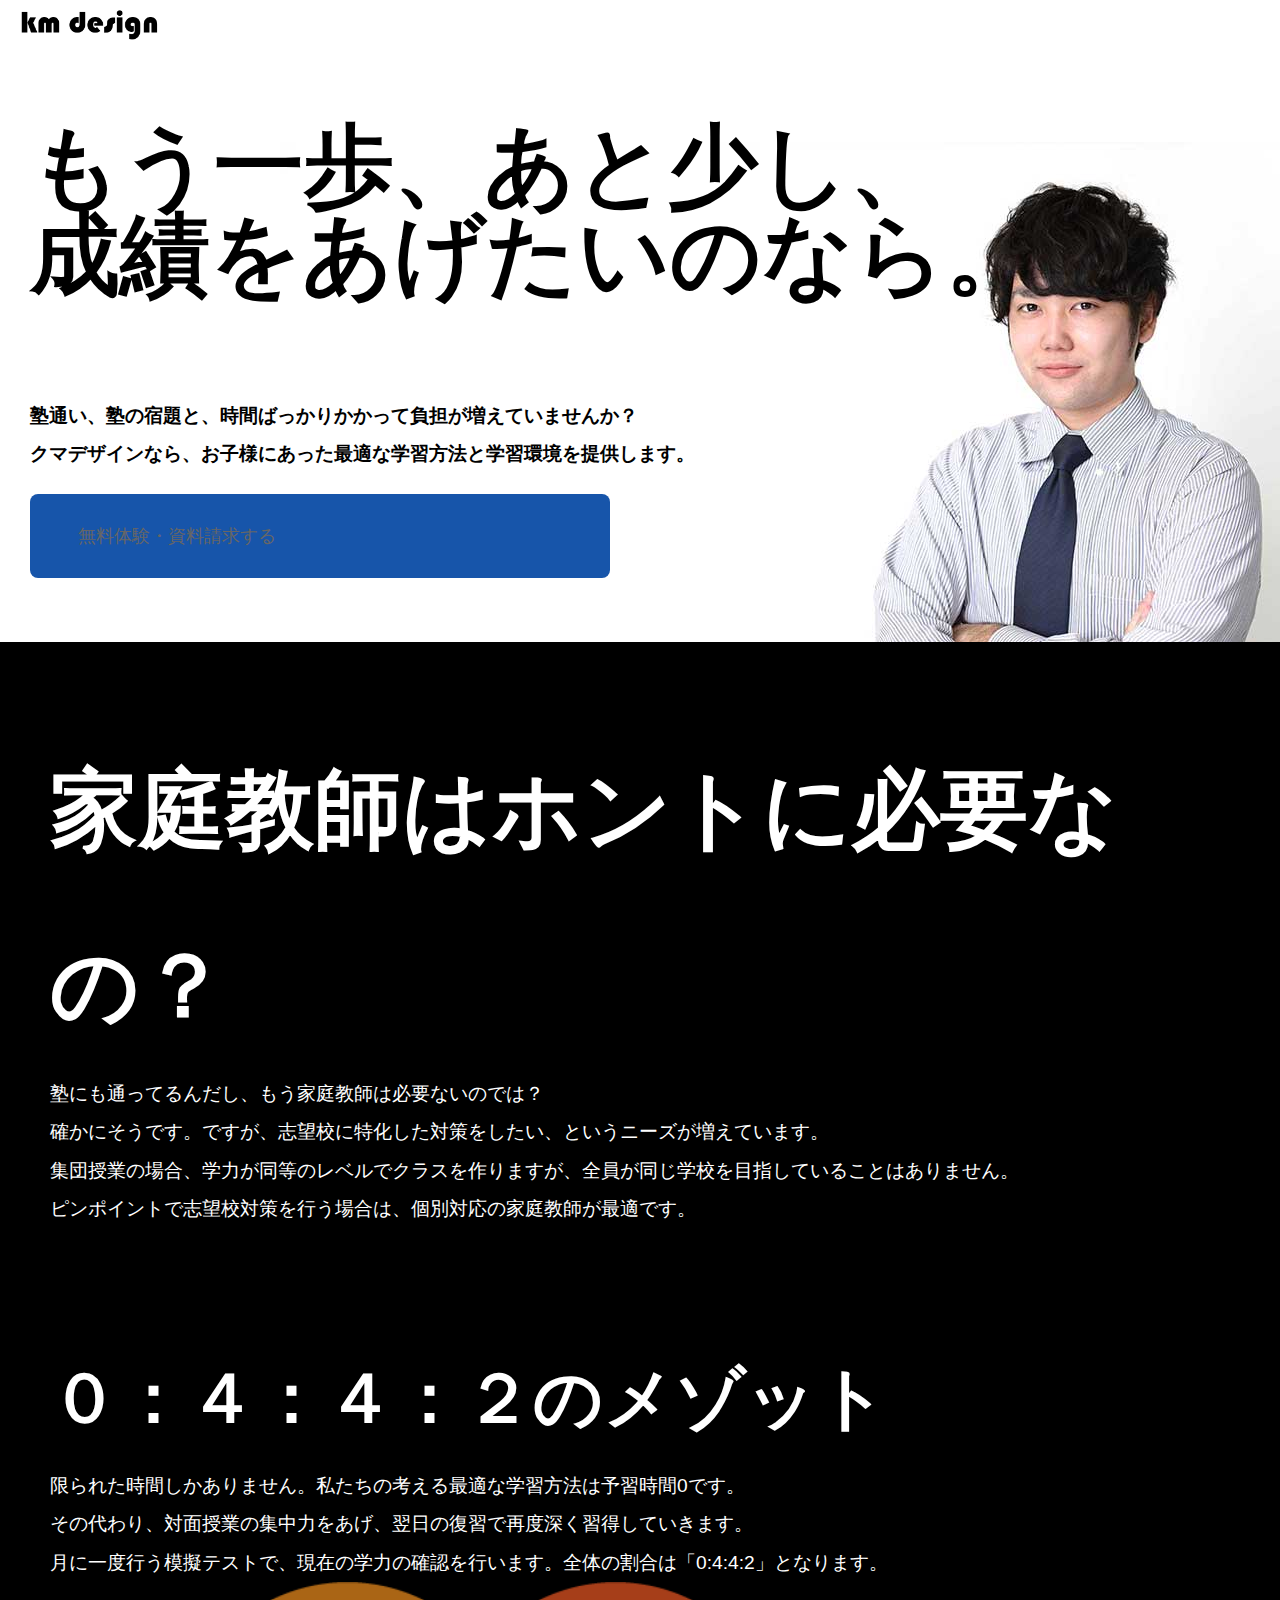
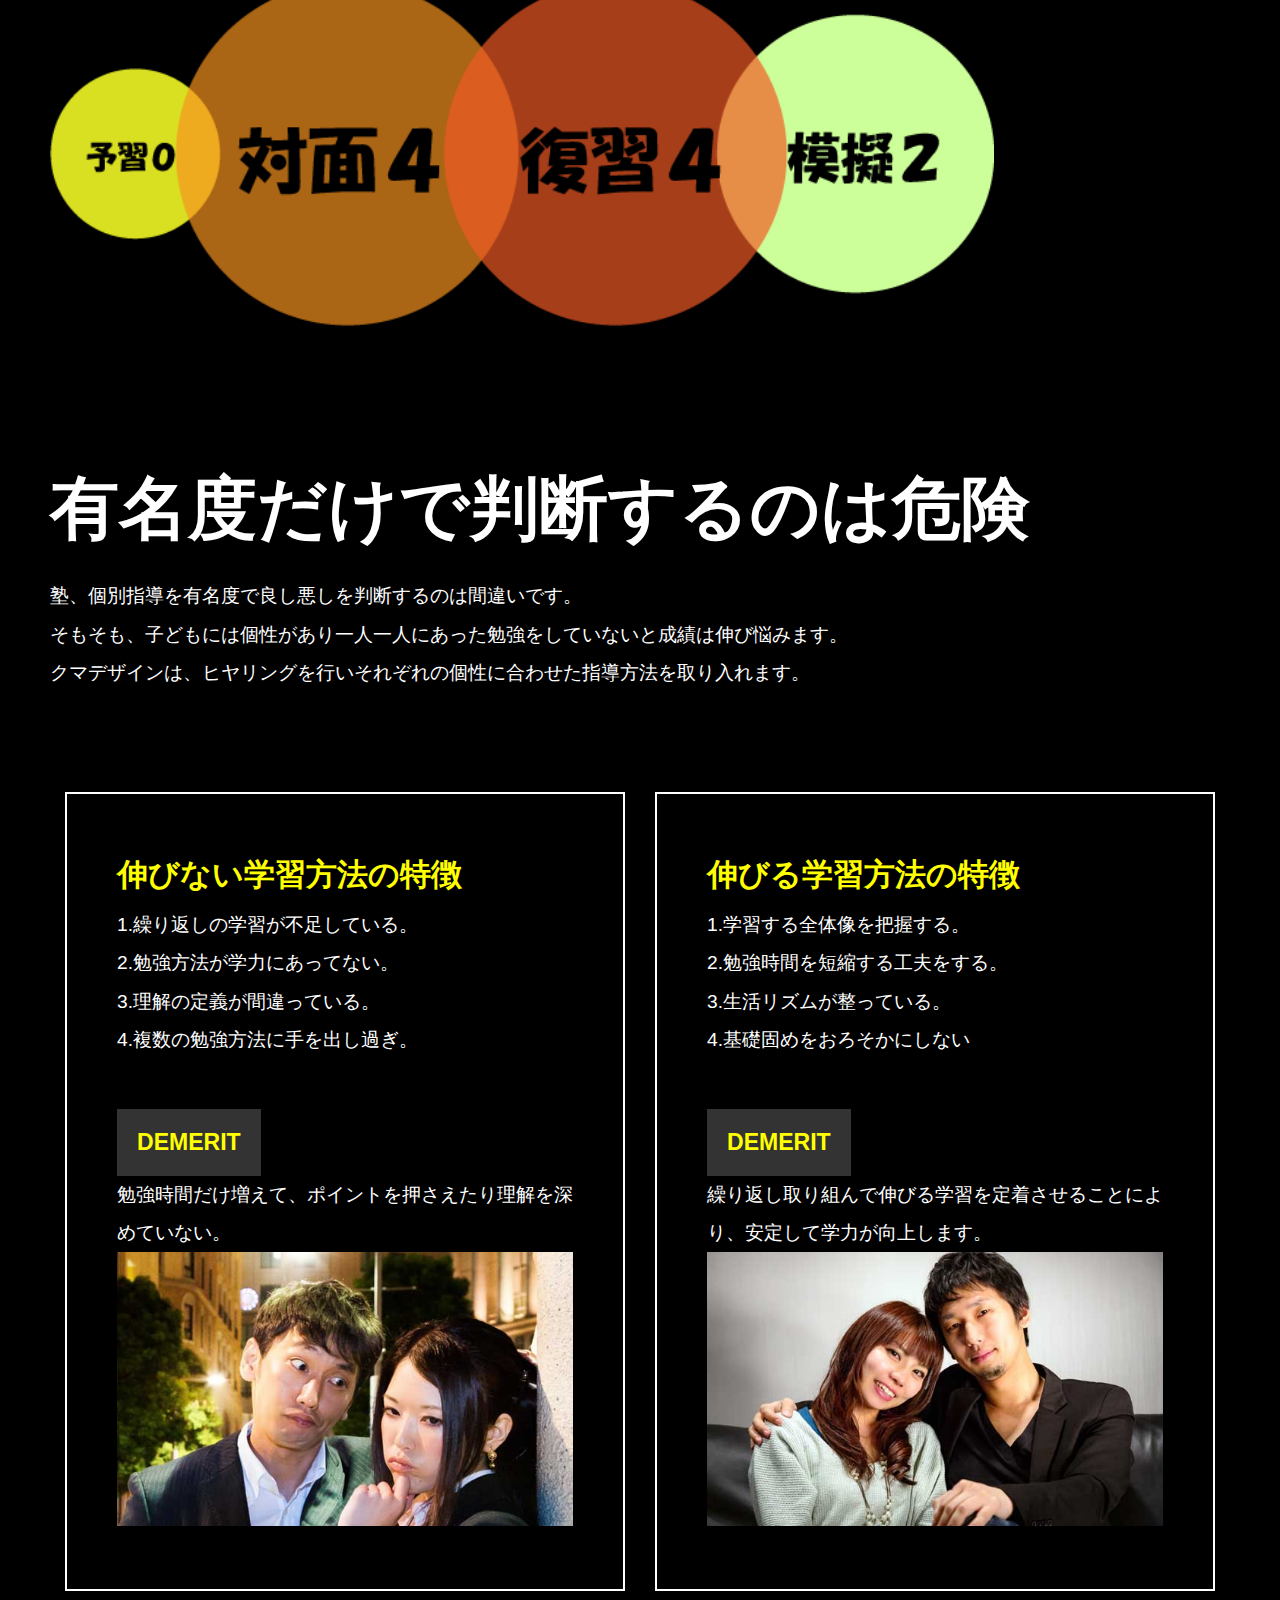
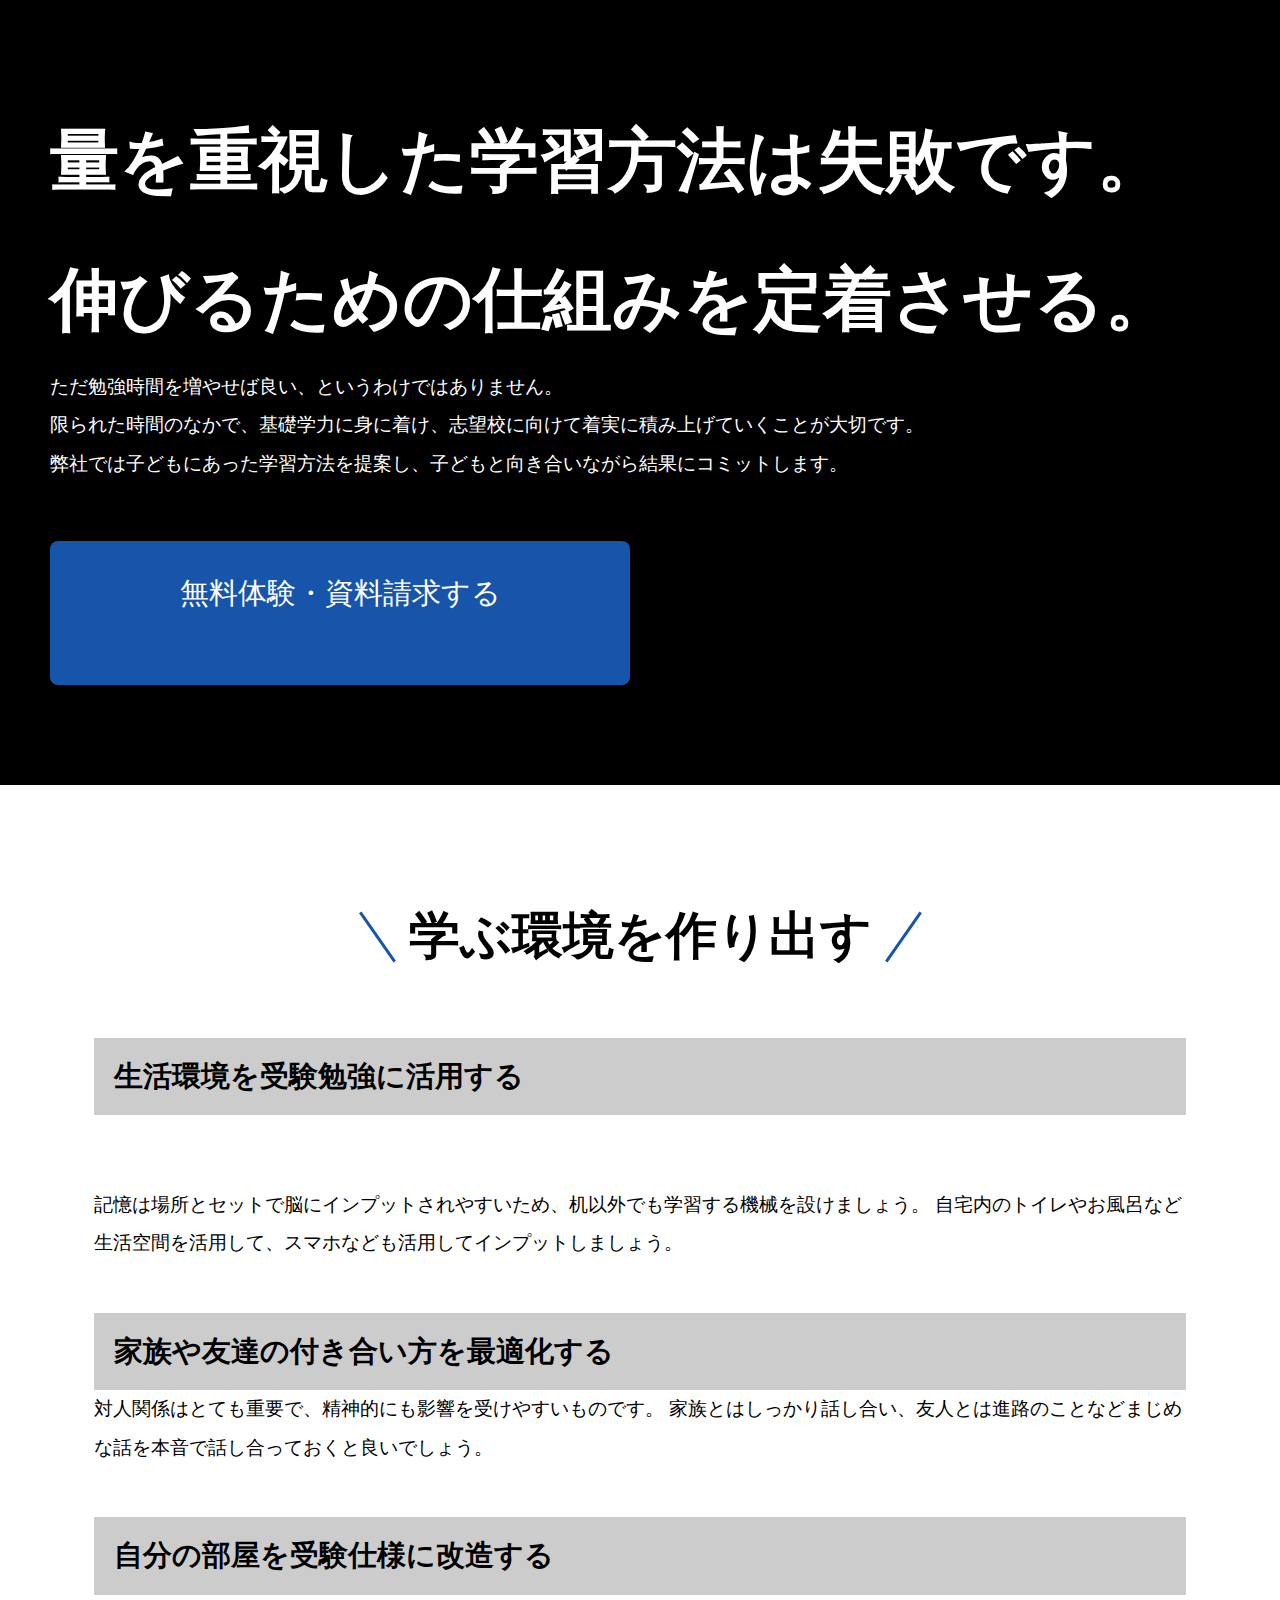
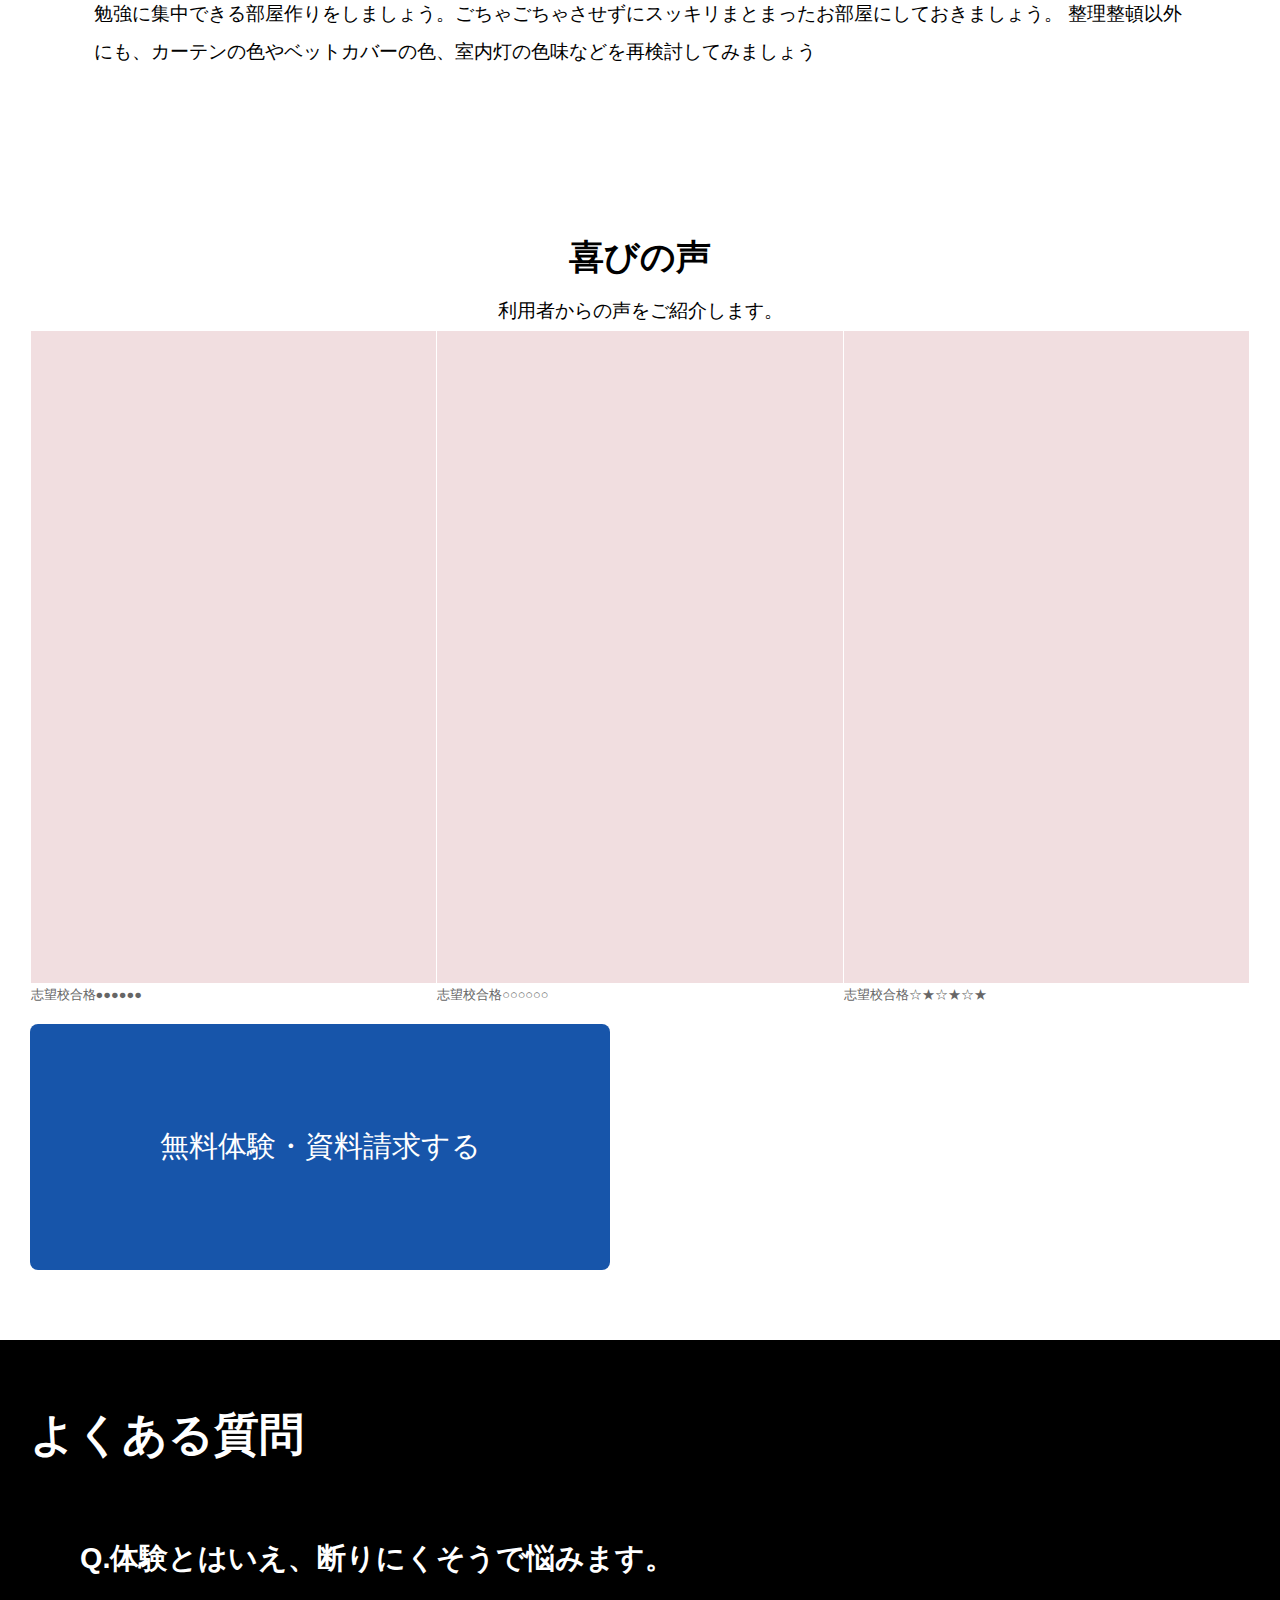
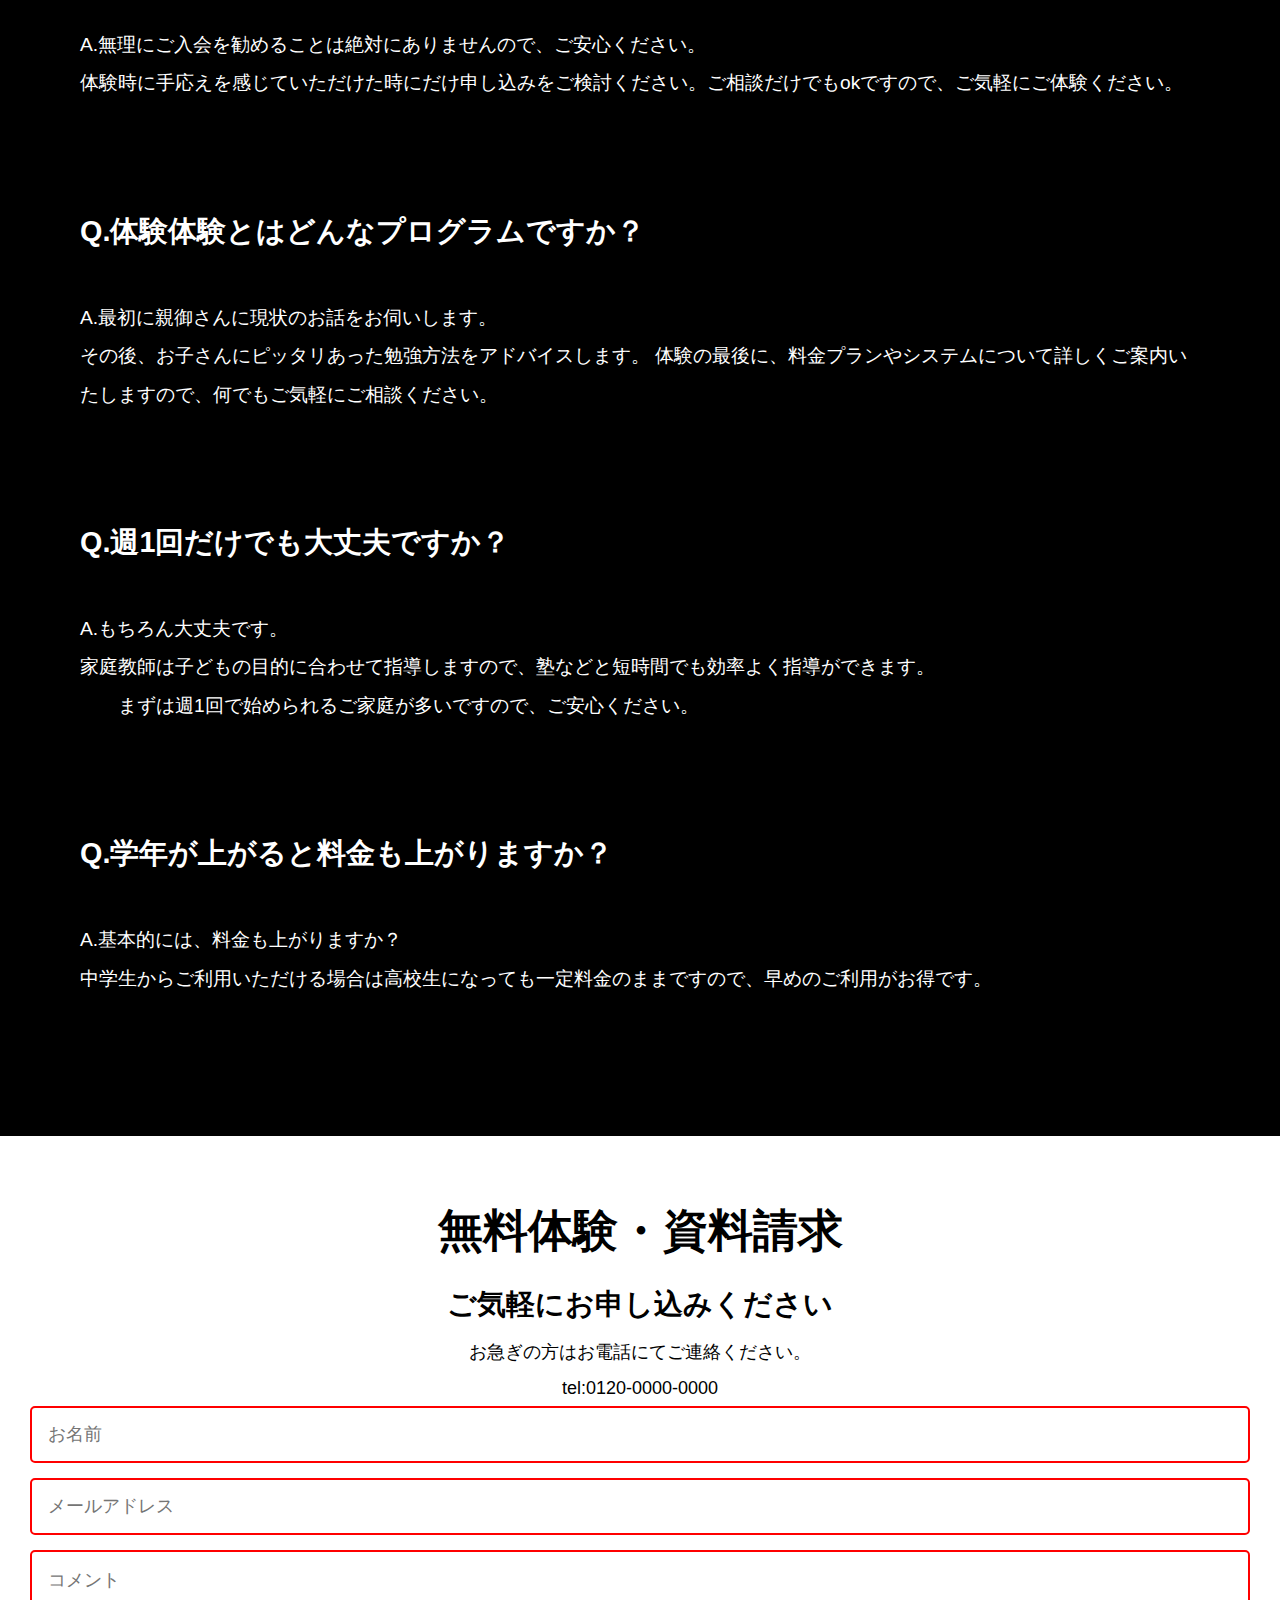
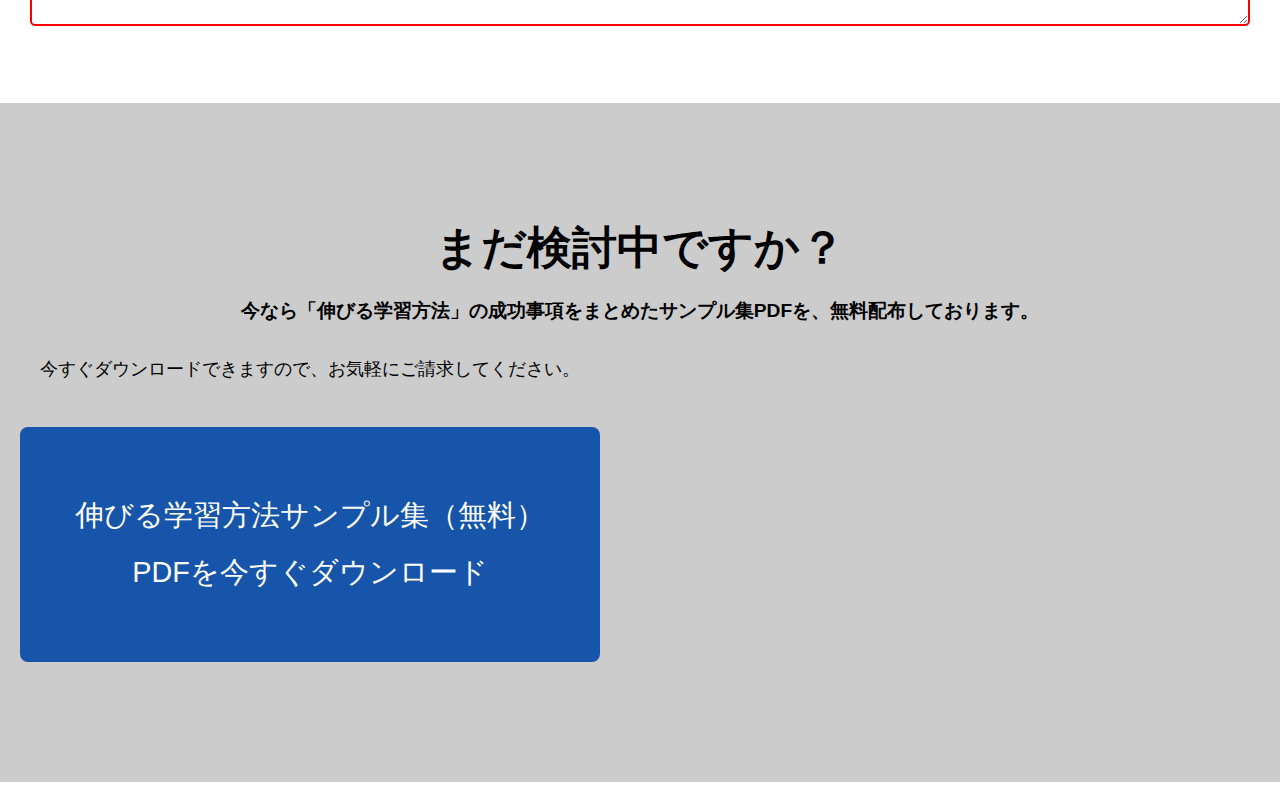
<file: lp_tutor/index.html>
<!doctype html>
<html　lang="ja">
<head>
<meta charset="UTF-8">
<title>業界最安の家庭教師「クマデザイン」</title>
<meta name="viewport" content="width=device-width,initial-scale=1">
<meta name="Description" content="業界最安の家庭教師はクマデザイン">
<link href="css.css/style.css" rel="stylesheet" type="text/css">
</head>

<body>
<div id="container">
	
<header>
	<h1 id="logo"><a href="#"><img src="images/logo.png" alt="km design"></a></h1>
</header>

<main>
 <section>
	 <div class="mainLayer">
	   <div class="layer-txt">もう一歩、あと少し、<br />成績をあげたいのなら。</div>
	 　<div class="layer-bg"></div>
	   <div class="layer-btn">
		 <p>塾通い、塾の宿題と、時間ばっかりかかって負担が増えていませんか？<br />
		  クマデザインなら、お子様にあった最適な学習方法と学習環境を提供します。</p>
		   <div class="btnContactArea">
		      <a href="#cta" class="btn_blue"><spen class="bl__text">無料体験・資料請求する</spen></a>
		   </div>
		 </div>
	 </div>
 </section>	
	
<section>
<div class="problem">
<h2>家庭教師は<span class="break-sm">ホントに必要なの？</span></h2>
<p>塾にも通ってるんだし、もう家庭教師は必要ないのでは？<br />
<span class="break-sm">確かにそうです。</span>ですが、志望校に特化した対策をしたい、というニーズが増えています。<br />
集団授業の場合、学力が同等のレベルでクラスを作りますが、全員が同じ学校を目指していることはありません。<br />
ピンポイントで志望校対策を行う場合は、個別対応の家庭教師が最適です。</p>
	

<h3>０：４：４：２のメゾット</h3>
<p>限られた時間しかありません。私たちの考える最適な学習方法は予習時間0です。<br />
その代わり、対面授業の集中力をあげ、翌日の復習で再度深く習得していきます。<br />
月に一度行う模擬テストで、現在の学力の確認を行います。全体の割合は「0:4:4:2」となります。</p>

<img src="images/424.png" alt="4:2:4" class="ai">
	
<h3>有名度だけで判断するのは危険</h3>
<p>塾、個別指導を有名度で良し悪しを判断するのは間違いです。<br />
そもそも、子どもには個性があり一人一人にあった勉強をしていないと成績は伸び悩みます。<br />
クマデザインは、ヒヤリングを行いそれぞれの個性に合わせた指導方法を取り入れます。</p>
	
	<div class="yesnoRow">
	  <div class="yesnoBox">
		<h4>伸びない学習方法の特徴</h4>
		<p>1.繰り返しの学習が不足している。</p>
		<p>2.勉強方法が学力にあってない。</p>
		<p>3.理解の定義が間違っている。</p>
		<p>4.複数の勉強方法に手を出し過ぎ。</p>
	<h5>DEMERIT</h5>
		<div class="pointDetail">勉強時間だけ増えて、ポイントを押さえたり理解を深めていない。</div>
		<img src="images/bad.jpg" alt="売れないイメージ">
		</div>
	<div class="yesnoBox">
		<h4>伸びる学習方法の特徴</h4>
		<p>1.学習する全体像を把握する。</p>
		<p>2.勉強時間を短縮する工夫をする。</p>
		<p>3.生活リズムが整っている。</p>
		<p>4.基礎固めをおろそかにしない</p>
	<h5>DEMERIT</h5>
		<div class="pointDetail">繰り返し取り組んで伸びる学習を定着させることにより、安定して学力が向上します。</div>
		<img src="images/good.jpg" alt="売れるイメージ">
		</div>
	</div>

<h3>量を重視した学習方法は失敗です。<br />伸びるための仕組みを定着させる。</h3>
	<p>ただ勉強時間を増やせば良い、というわけではありません。<br />
	  限られた時間のなかで、基礎学力に身に着け、志望校に向けて着実に積み上げていくことが大切です。</p>
	<p>弊社では子どもにあった学習方法を提案し、子どもと向き合いながら結果にコミットします。</p>
	　<div class="btnContactArea">
	    <a href="#cta" class="btn_blue"><span class="bl__text">無料体験・資料請求する</span></a>
	
	</div><!--/probrem-->
</section>
	
<section>
<div class="howto">
<h2>学ぶ環境を作り出す</h2>
	<dl>
	 <dt>生活環境を受験勉強に活用する</dt>
	　<dd>記憶は場所とセットで脳にインプットされやすいため、机以外でも学習する機械を設けましょう。
		自宅内のトイレやお風呂など生活空間を活用して、スマホなども活用してインプットしましょう。</dd>
	<dt>家族や友達の付き合い方を最適化する</dt>
	<dd>対人関係はとても重要で、精神的にも影響を受けやすいものです。
		家族とはしっかり話し合い、友人とは進路のことなどまじめな話を本音で話し合っておくと良いでしょう。</dd>
	<dt>自分の部屋を受験仕様に改造する</dt>
	<dd>勉強に集中できる部屋作りをしましょう。ごちゃごちゃさせずにスッキリまとまったお部屋にしておきましょう。
		整理整頓以外にも、カーテンの色やベットカバーの色、室内灯の色味などを再検討してみましょう</dd>
		</dl>
	</div><!--/howto-->
	</section>	
	
<section>
<div class="works">
<h2>喜びの声</h2>
<p class="text-center">利用者からの声をご紹介します。</p>
	<div class="worksRow">
	<div class="worksBox">
		<a hret="#" target="_blank"><img src="images/ss1.jpg" alt=""><br />志望校合格●●●●●●</a></div>
	<div class="worksBox">
		<a hret="#" target="_blank"><img src="images/ss1.jpg" alt=""><br />志望校合格○○○○○○</a></div>
	<div class="worksBox">
		<a hret="#" target="_blank"><img src="images/ss1.jpg" alt=""><br />志望校合格☆★☆★☆★</a></div>
	</div>
	<div class="btnContactArea">
	  <a href="#cta" class="btn_blue m-auto"><span class="bl__text">無料体験・資料請求する</span></a>
	</div>
	</div><!--/works-->
	</section>
	
	<section>
	<div class="faq">
	<h2>よくある質問</h2>
		<div class="faqList">
		  <div class="faqTitle">Q.体験とはいえ、断りにくそうで悩みます。</div>
		　<div class="faqDetail">
			A.無理にご入会を勧めることは絶対にありませんので、ご安心ください。<br />
			体験時に手応えを感じていただけた時にだけ申し込みをご検討ください。ご相談だけでもokですので、ご気軽にご体験ください。</div>
		</div>
		<div class="faqList">
		  <div class="faqTitle">Q.体験体験とはどんなプログラムですか？</div>
		　<div class="faqDetail">
			A.最初に親御さんに現状のお話をお伺いします。<br />
			その後、お子さんにピッタリあった勉強方法をアドバイスします。
			体験の最後に、料金プランやシステムについて詳しくご案内いたしますので、何でもご気軽にご相談ください。</div>
		</div>
	<div class="faqList">
		  <div class="faqTitle">Q.週1回だけでも大丈夫ですか？</div>
		　<div class="faqDetail">
			A.もちろん大丈夫です。<br />
			家庭教師は子どもの目的に合わせて指導しますので、塾などと短時間でも効率よく指導ができます。<br />
		　　まずは週1回で始められるご家庭が多いですので、ご安心ください。</div>
		</div>
	<div class="faqList">
		  <div class="faqTitle">Q.学年が上がると料金も上がりますか？</div>
		　<div class="faqDetail">
			A.基本的には、料金も上がりますか？<br />
			中学生からご利用いただける場合は高校生になっても一定料金のままですので、早めのご利用がお得です。</div>
		</div><!--/faq-->
	　　</section>
		
<section id="cta">
<div class="cta">
<h2>無料体験・資料請求</h2>
<h3>ご気軽にお申し込みください</h3>
	<p>お急ぎの方はお電話にてご連絡ください。<br />tel:0120-0000-0000</p>
	   <form>
	     <input name="name" type="text" class="feedback-input" placeholder="お名前"　/>
		 <input name="email" type="text" class="feedback-input" placeholder="メールアドレス"　/>
		 <textarea name="text" class="feedback-input" placeholder="コメント"></textarea>
	</form>
	</div><!--/cta-->
	</section>
		

<section>
<div class="download">
<h2>まだ検討中ですか？</h2>
<h3>今なら「伸びる学習方法」の成功事項をまとめたサンプル集PDFを、無料配布しております。</h3>
	<p>今すぐダウンロードできますので、お気軽にご請求してください。</p>
	<div class="btnContactArea">
	  <a href="#cta" class="btn_blue m-auto"><span class="bl__text">伸びる学習方法サンプル集（無料）<br />PDFを今すぐダウンロード</span></a>
	</div>
	</div><!--/dwonload-->
</section>
</main>
	
<footer>
	<small>Copyright&copy;km design All Right Reserved.</small><br />
    お問い合わせはお電話でも受け付けております。
	　　<div><img src="images/footer_tel.jpg" alt="telephone"></div>
	   <div class="footer-logo"><a href="#"><img src="images/logo.png" alt="km design"></a></div>
</footer>

</div><!--/container-->
</body>
</html>
</file>
<file: lp_tutor/css.css/style.css>
@charset "UTF-8";
* {box-sizing: border-box;margin: 0px;padding: 0px;font-size: 100%;}
body{
	margin: 0px;
	padding: 0px;
	color: #000;
	font-family: "遊ゴシック　Medium",YuGothic, "Yu Gothic medium","遊ゴシック体",yugosikku,"ヒラギノ角ゴ　pro W3","Hiragino kaku gothic pro","メイリオ",meiryo, "MS Pゴシック","MS PGothic",sans-serif;
	font-size: 18px;
	line-height: 2;
	background: #fff;
}
img{border: none; max-width: 100%;height: auto;}
a {color: #666;text-decoration: none;transition: 0.3s;}

.text-center{text-align: center;}
.text-right {text-align: right;}
.text-left {text-align: left;}
.m-auto {margin: auto;}

#container {max-width: 1400px; margin: 0;padding: 0;}
header {padding: 10px 20px;}
header #logo img {width: 140px;}
footer {text-align: center; padding: 30px 0px 10px; font-size: 0.8rem;}
footer .footer-logo {width: 100px; margin: 50px auto;}
/*スマホ用調整*/
@media screen and (max-width:767px){
	#container{width: auto;}
	footer{text-align: center; padding: 10px;}
	.bleak-sm{display: block;}
}


.mainLayer{position: relative;height: 580px;}
.mainLayer .layer-txt{line-height: 1; font-size: 5.6rem; font-weight: bold;padding: 60px 30px;}
.mainLayer .layer-bg{max-width: 1400px; height: 580px; background:url("../images/main_2.jpg") no-repeat bottom right;position:absolute;z-index: -1; top:0; right: 0; bottom: 0; left: 0;}

.mainLayer .layer-btn{padding: 0px 30px;}
.mainLayer .layer-btn p {font-size: 1.2rem; font-weight: bold;}
/*スマホ用調整*/
@media screen and (max-width:767px){
	.mainLayer{height: auto;}
	.mainLayer{height: auto;}
	.mainLayer .layer-txt{font-size: 2.2rem; padding: 40px 10px;}
	.mainLayer .layer-bg{width:auto;height: 460px;position: initial;}
	.mainLayer .layer-btn {padding: 30px 20px;　width: auto;}
}
	

.problem{background: #000;font-size: 1.2rem;color: #fff;padding: 80px 50px;}
.problem h2{font-size: 4.6em;font-weight: bold;}
.problem h3{font-size: 3.6em;font-weight: bold; margin-top: 100px;}
.problem h4{font-size: 1.6em;font-weight: bold;color: #ff0;}
.problem h5{font-size: 1.2em;font-weight: bold;color:#ff0; background:#333; display: inline-block;padding: 10px 20px;margin-top:50px;}
.problem img.ai{width: 80%;}
.problem .yesnoRow{display:flex;justify-content: space-between;margin-top:100px;}
.problem .yesnoBox{width: 50%;border: solid 2px #fff; padding: 50px; margin:0 15px;}
.problem .yes{background:#eee;color:#000;border:solid 2px #f00;}
.problem .yes h4{color:#f00;}
.problem .yes h5{background: #f00;}
/*スマホ用調整*/
@media screen and (max-width:767px){
        .problem{padding: 50px 20px;}
	.problem h2{font-size: 2.4em; color:#ff0; line-height: 1.2;margin-bottom: 20px;}
	.problem h3{font-size: 2.2em; color:#ff0; line-height: 1.2;margin-bottom: 20px;}
	.problem img.ai{width: 100%;}
	.problem .yesnoRow{display:block;}
	.problem .yesnoBox{width: 100%; padding: 20px; margin:0 0 50px 0;}
}


.howto{font-size: 2.2rem; color:#000; padding:50px 30px; margin:auto; width:90%;}
.howto h2{font-size: 3.2rem; font-weight:bold; display:flex; justify-content: center; align-items: center;margin: 50px 0;}
.howto h2::before,.howto h2::after{content:''; width:3px;height: 60px;background:#1755aa;}
.howto h2::before{margin-right:30px;transform: rotate(-35deg);}
.howto h2::after{margin-left:30px; transform: rotate(35deg);}
.howto dl{padding: 0px 0px; margin-bottom: 20px;}
.howto dt{font-size: 1.8rem; font-weight: bold;background: #ccc; padding: 10px 20px;}
.howto dd{font-size: 1.2rem; margin-bottom: 50px;}
/*スマホ用調整*/
@media screen and  (max-width:767px){
	.howto{padding: 0; width:98%;}
	.howto h2{font-size: 2.2rem;}
	.howto dt{font-size:1.4rem;}
	.howto dd{padding: 20px;}
}


.works{font-size: 2.2rem; color:#000; padding: 50px 30px;}
.works h2{font-size: 2.2rem; font-weight: bold;text-align: center;}
.works .worksRow{display: flex; justify-content: space-between;}
.works .worksRow .worksBox{width: calc(100%/3);padding: 0 20px;font-size: 0.8rem; line-height: 1rem;}
/*スマホ用調整*/
@media screen and (max-width:7676px){
	.works h2{font-size: 2.2rem;}
	.works p {font-size: 1.2rem;}
	.works .worksRow .worksBox{padding: 0.5px;}
}


.faq{background: #000; font-size: 1.2rem; color:#fff; padding: 50px 30px;}
.faq h2 {font-size:2.8rem;font-weight: bold;text-aline:center;}
.faqList{padding: 50px;}
.faq .faqTitle {font-size:1.8rem; font-weight: bold;}
.faq .faqDetail {}
/*スマホ用調節*/
@media screen and (max-width:767px){
	.faq {padding: 30px 20px;}
	.faq h2 {font-size: 2.2rem; color: #ff0;}
	.faqList {padding: 0px 0px 50px 0px;}
}

.cta {padding:50px 30px;}
.cta h2 {font-size: 2.8rem; font-weight:bold; text-align: center;}
.cta h3 {font-size: 1.8rem; font-weight:bold; text-align: center;}
.cta p {text-align:center;}
.cta from {max-width: 420px;margin: 50px auto;}
.cta .feedback-input {border-radius: 5px; border:2px solid #f00; padding: 16px; margin-bottom: 15px; width:100%; }
.cta .feedback-input:focus{border: 2px solid #000;}
.ct textarea {height: 150px; line-height: 150%; resize: vertical;}
[type="submit"]{
	width:100%; background: #f00; border-radius: 5px; border:0; cursor:pointer;
	color: #fff; font-size:24px; padding: 10px 0; transition: all 0.3s;}
[type="submit"]:hover {background: #000;}
/*スマホ用調整*/
@media screen and (max-width:767px){
	.cta{padding: 30px 20px;}
	.cta{font-size:1.8rem;}
} 

.download{background: #ccc; padding:100px 20px;}
.download h2{font-size:2.8rem; font-weight: bold; text-align: center;}
.download h3{font-size:1.2rem; font-weight: bold; text-align: center;}
.download p { text-align:　center; padding:20px;}
/*スマホ用調整*/
@media screen and (max-width:767px){
	.download {padding: 50px 20px;}
	.download h2 {padding:50px 20px;}
	.download h3 {text-align:left;}
	.download p {text-align: left;}
}
		
.btnContactArea { margin:20px 0;}
.btnContactArea {display:block; padding: 1.5rem 3.0rem; border-radius: 8px; transition: 0.3s; max-width: 580px; background:#1755aa; }
.btnContactArea a.btn_blue span.bl__text {display: block; position: relative; text-align: center;  color:#fff; font-size: 1.8rem; }
a.btn_blue:hovor {background: #01b5d0;}
/*スマホ用調整*/
@media screen and (max-width:767px){
	.btnContactArea a.btn_blue{max-width: 100%; padding: 1.5rem 1.2rem;} 
	.btnContactArea a.btn_blue span.bl__text{font-size: 1.2rem;} 
}
</file>
